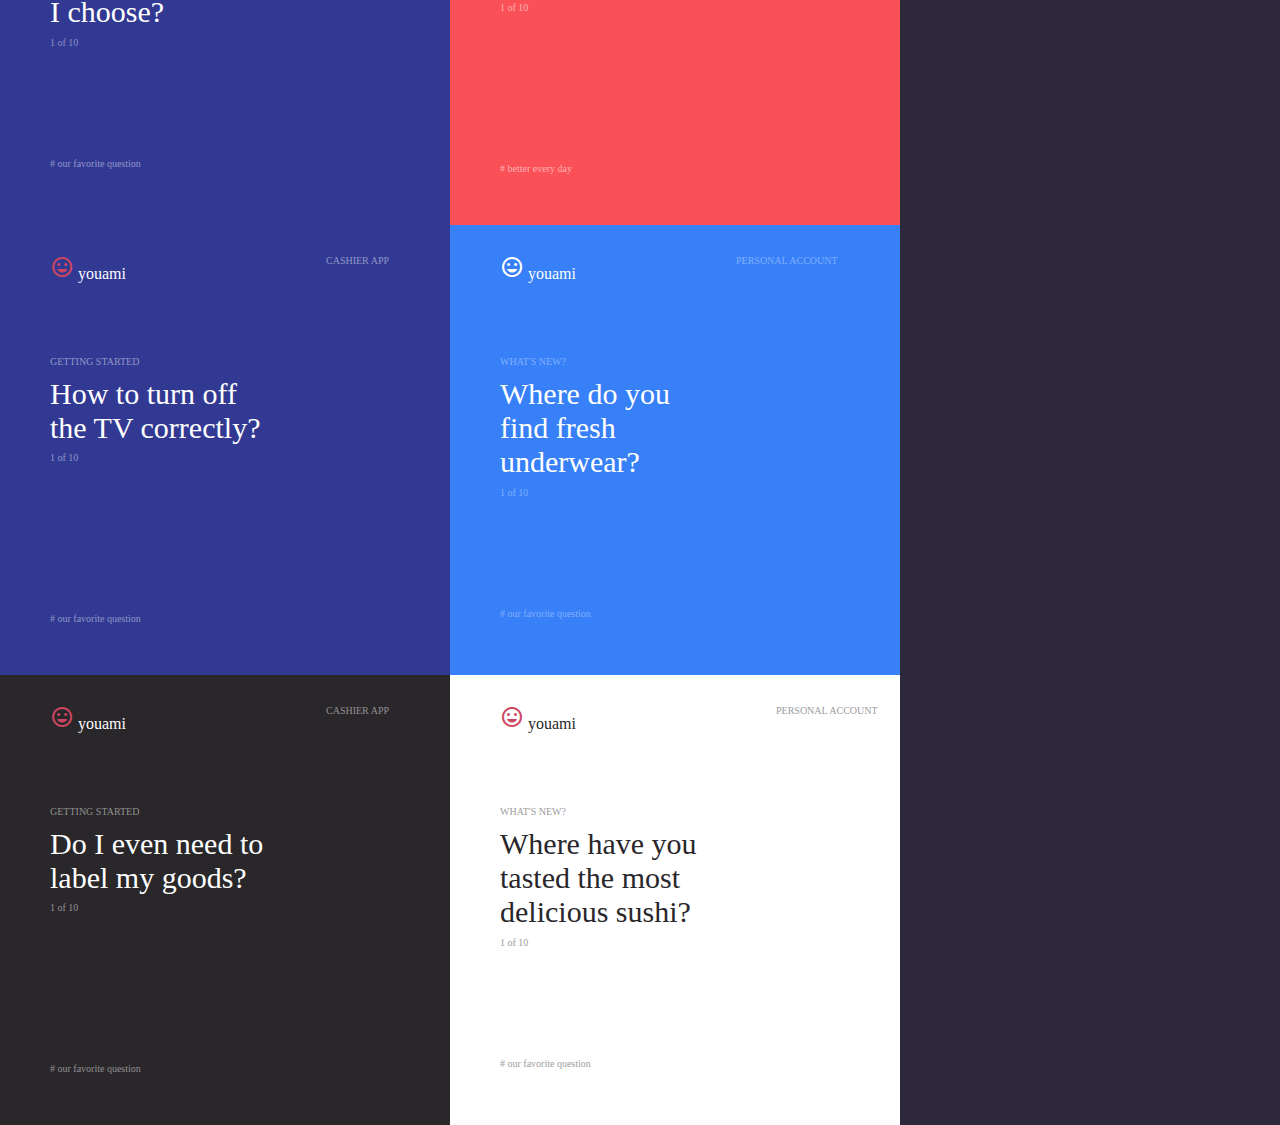
<file: 07.12.2022/index.html>
<!DOCTYPE html>
<html lang="en">
  <head>
    <meta charset="UTF-8" />
    <meta http-equiv="X-UA-Compatible" content="IE=edge" />
    <meta name="viewport" content="width=device-width, initial-scale=1.0" />
    <title>Document</title>
    <link rel="stylesheet" href="style.css" />
    <link
      rel="stylesheet"
      href="https://fonts.googleapis.com/css2?family=Material+Symbols+Outlined:opsz,wght,FILL,GRAD@20,400,0,-25"
    />
  </head>
  <body>
    <div class="wrapper">
      <div class="block1">
        <div class="top">
          <div class="left1">
            <span class="material-symbols-outlined"> mood </span> youami
          </div>
          <div class="right">cashier app</div>
        </div>

        <div class="center1">getting started</div>
        <div class="center">What type of business should I choose?</div>
        <div class="center2">1 of 10</div>
        <div class="left2"># our favorite question</div>
      </div>

      <div class="block2">
        <div class="top red1">
          <div class="left1">
            <span class="material-symbols-outlined red"> mood </span> youami
          </div>
          <div class="right red2">personal account</div>
        </div>

        <div class="center1 red3">what's new?</div>
        <div class="center red4">Pay conveniently with credit card</div>
        <div class="center2 red5">1 of 10</div>
        <div class="left2 red6"># better every day</div>
      </div>

      <div class="block3">
        <div class="top">
          <div class="left1 blue1">
            <span class="material-symbols-outlined"> mood </span> youami
          </div>
          <div class="right blue2">cashier app</div>
        </div>

        <div class="center1 blue3">getting started</div>
        <div class="center blue4">How to turn off the TV correctly?</div>
        <div class="center2 blue5">1 of 10</div>
        <div class="left2 blue6"># our favorite question</div>
      </div>

      <div class="block4">
        <div class="top lightblue1">
          <div class="left1">
            <span class="material-symbols-outlined lightblue"> mood </span>
            youami
          </div>
          <div class="right lightblue2">personal account</div>
        </div>

        <div class="center1 lightblue3">what's new?</div>
        <div class="center lightblue4">Where do you find fresh underwear?</div>
        <div class="center2 lightblue5">1 of 10</div>
        <div class="left2 lightblue6"># our favorite question</div>
      </div>

      <div class="block5">
        <div class="top black1">
          <div class="left1">
            <span class="material-symbols-outlined black"> mood </span> youami
          </div>
          <div class="right black2">cashier app</div>
        </div>

        <div class="center1 black3">getting started</div>
        <div class="center black4">Do I even need to label my goods?</div>
        <div class="center2 black5">1 of 10</div>
        <div class="left2 black6"># our favorite question</div>
      </div>

      <div class="block6">
        <div class="top white1">
          <div class="left1 white7">
            <span class="material-symbols-outlined white"> mood </span> youami
          </div>
          <div class="right white2">personal account</div>
        </div>

        <div class="center1 white3">what's new?</div>
        <div class="center white4">
          Where have you tasted the most delicious sushi?
        </div>
        <div class="center2 white5">1 of 10</div>
        <div class="left2 white6"># our favorite question</div>
      </div>
    </div>
  </body>
</html>
</file>
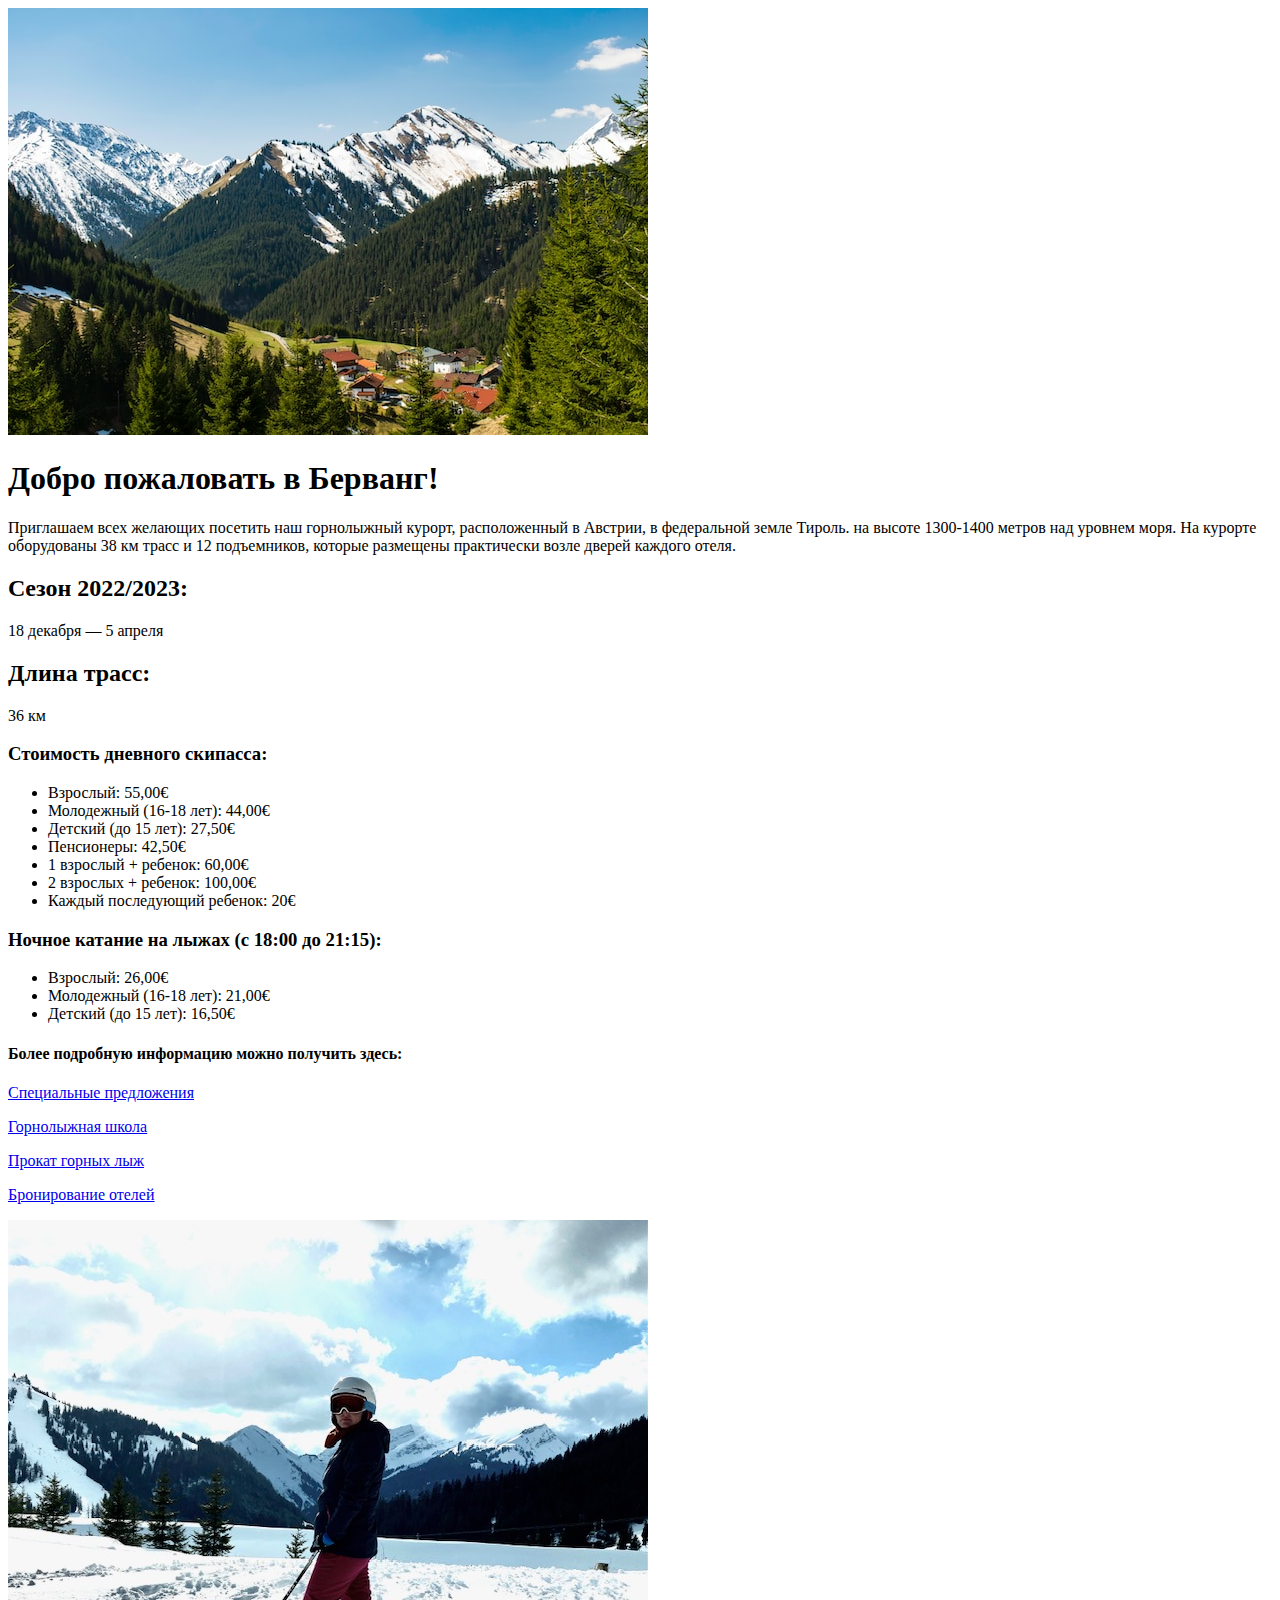
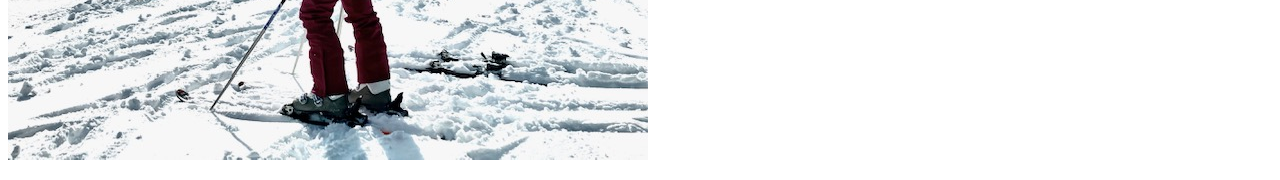
<file: 21.11.2022/index.html>
<!DOCTYPE html>
<html lang="en">
  <head>
    <meta charset="UTF-8" />
    <meta http-equiv="X-UA-Compatible" content="IE=edge" />
    <meta name="viewport" content="width=device-width, initial-scale=1.0" />
    <title>Берванг</title>
  </head>
  <body>
    <img src="Berwang.jpg" alt="" />
    <h1>Добро пожаловать в Берванг!</h1>
    <p>
      Приглашаем всех желающих посетить наш горнолыжный курорт, расположенный в
      Австрии, в федеральной земле Тироль. на высоте 1300-1400 метров над
      уровнем моря. На курорте оборудованы 38 км трасс и 12 подъемников, которые
      размещены практически возле дверей каждого отеля.
    </p>
    <h2>Cезон 2022/2023:</h2>
    <p>18 декабря — 5 апреля</p>
    <h2>Длина трасс:</h2>
    <p>36 км</p>
    <h3>Стоимость дневного скипасса:</h3>
    <ul>
      <li>Взрослый: 55,00€</li>
      <li>Молодежный (16-18 лет): 44,00€</li>
      <li>Детский (до 15 лет): 27,50€</li>
      <li>Пенсионеры: 42,50€</li>
      <li>1 взрослый + ребенок: 60,00€</li>
      <li>2 взрослых + ребенок: 100,00€</li>
      <li>Каждый последующий ребенок: 20€</li>
    </ul>
    <h3>Ночное катание на лыжах (с 18:00 до 21:15):</h3>
    <ul>
      <li>Взрослый: 26,00€</li>
      <li>Молодежный (16-18 лет): 21,00€</li>
      <li>Детский (до 15 лет): 16,50€</li>
    </ul>

    <h4>Более подробную информацию можно получить здесь:</h4>
    <p>
      <a href="https://www.berwang.tirol/tickets-preise"
        >Специальные предложения</a
      >
    </p>
    <p>
      <a href="https://skischule-berwang.at/de/skischule-berwang/"
        >Горнолыжная школа</a
      >
    </p>
    <p>
      <a
        href="https://www.alpinresorts.com/de/skiverleih/oesterreich/tirol/berwang?aw_account=2421678181&aw_campaign=18939176808&aw_adgroup=146115449480&aw_creative=633120153569&aw_dev=c&aw_target=kwd-11124099053&aw_type=search&aw_keyword=skiverleih%20berwang&aw_matchtype=e&aw_pos=&gclid=EAIaIQobChMIq43OxL7E-wIVzRoGAB22YwBTEAAYASAAEgIsZPD_BwE"
        >Прокат горных лыж</a
      >
    </p>
    <p>
      <a
        href="https://www.booking.com/?aid=376364&label=de-T6T_MUw_5Wz7DYIZ5iziGgS410502041971:pl:ta:p1:p2:ac:ap:neg:fi:tikwd-65526620:lp1004608:li:dec:dm:ppccp=UmFuZG9tSVYkc2RlIyh9YYnX0UuDUyu9DO6pj_qLMMQ;ws=&gclid=EAIaIQobChMI2O-Nv7zE-wIVFZ7VCh0Y0QNkEAAYASAAEgLyF_D_BwE"
      >
        Бронирование отелей</a
      >
    </p>
    <p>
      <img src="Berwang2.jpg" alt="" />
    </p>
  </body>
</html>
</file>
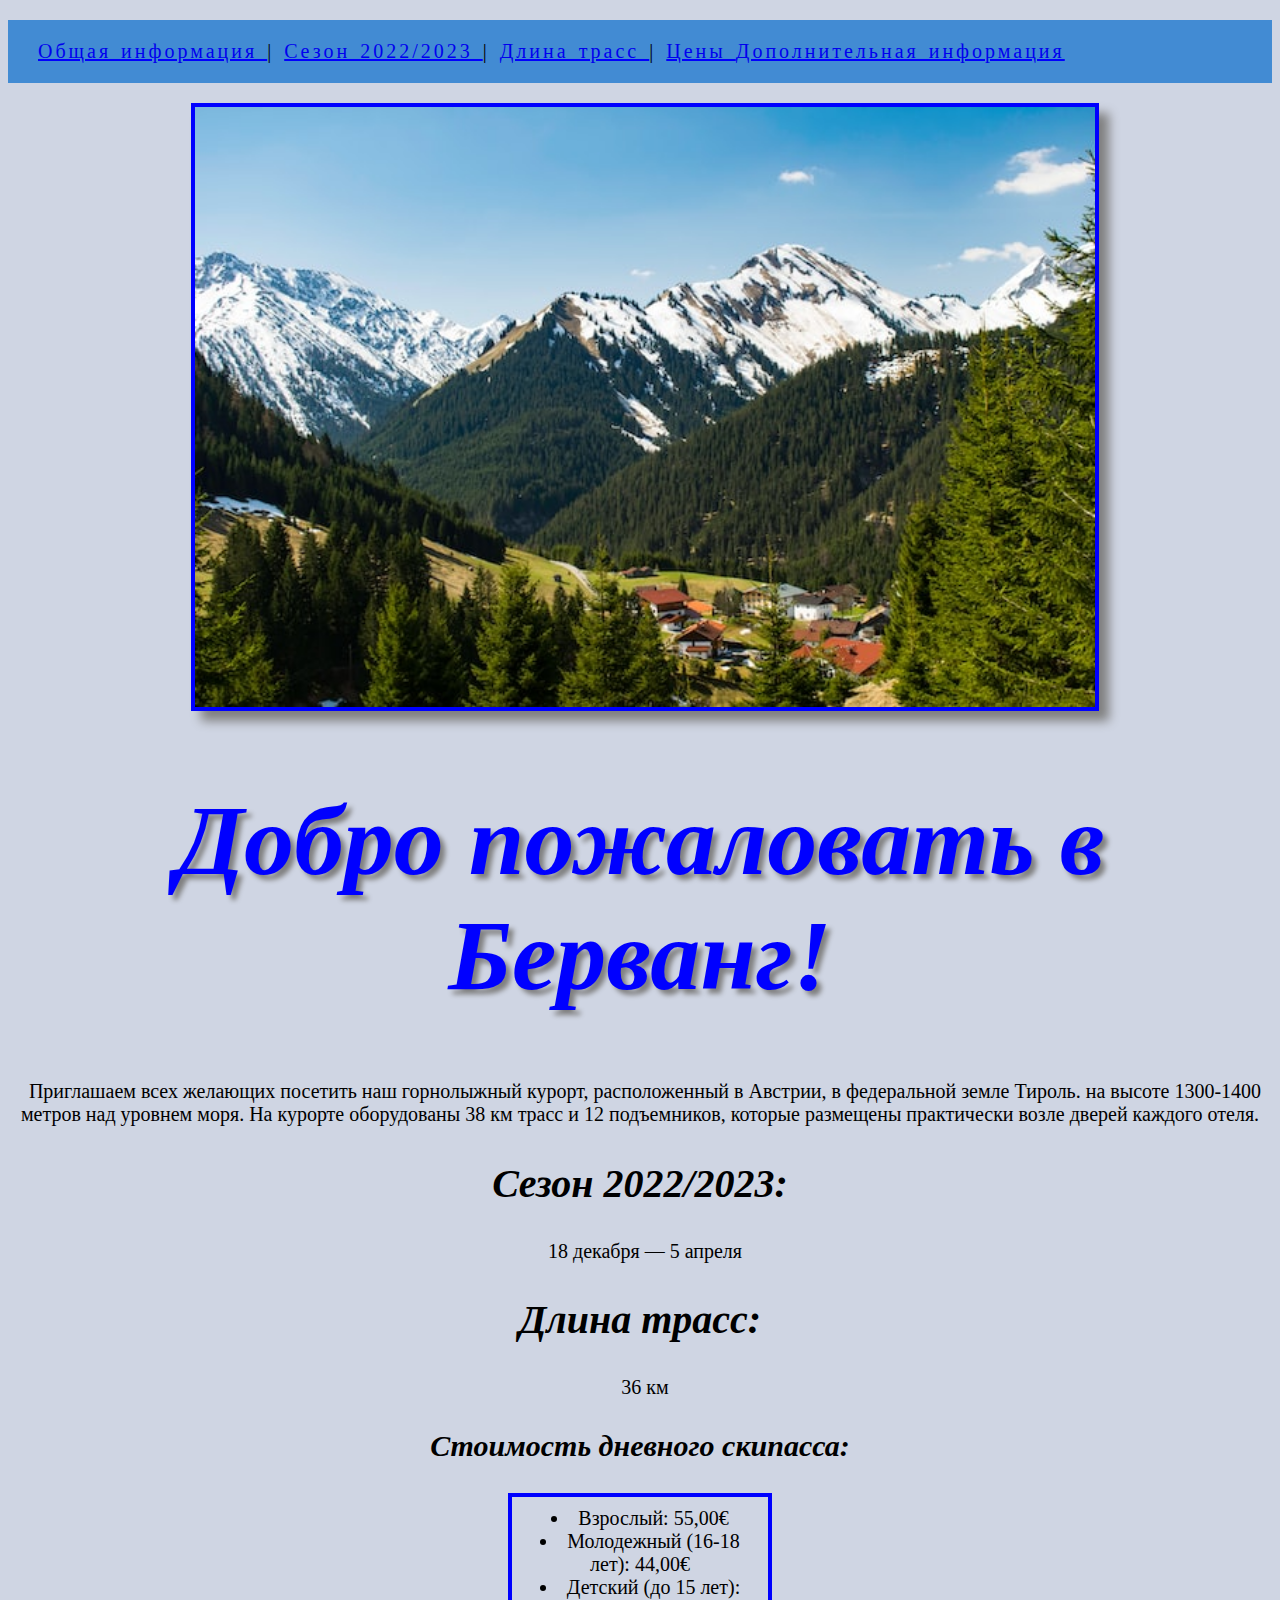
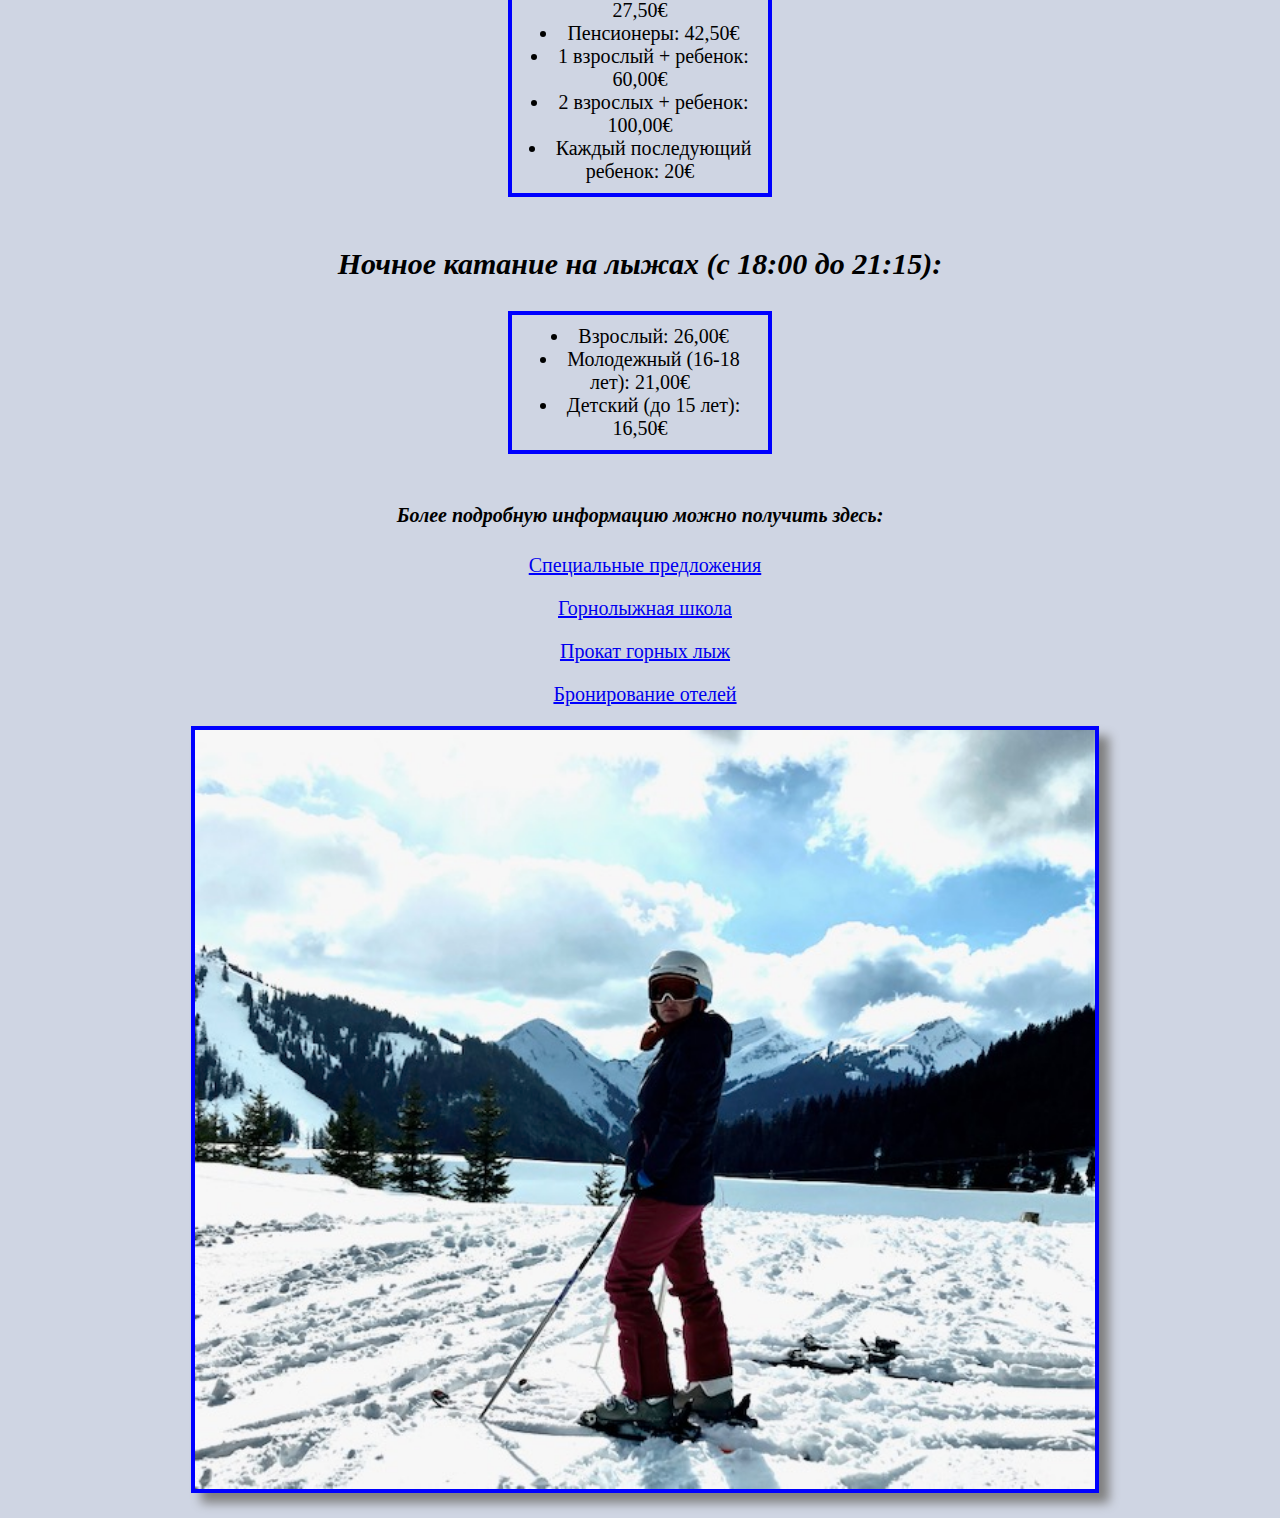
<file: 23.11.2022/index.html>
<!DOCTYPE html>
<html lang="en">
  <head>
    <meta charset="UTF-8" />
    <meta http-equiv="X-UA-Compatible" content="IE=edge" />
    <meta name="viewport" content="width=device-width, initial-scale=1.0" />
    <title>Берванг</title>
    <link rel="stylesheet" href="style.css" />
  </head>
  <body>
    <p class="menu">
      <a href="#Берванг"> Общая информация </a>|

      <a href="#2022/2023"> Cезон 2022/2023 </a>|

      <a href="#трасса"> Длина трасс </a>|

      <a href="#Цены"> Цены </a>

      <a href="#информация"> Дополнительная информация </a>
    </p>

    <p>
      <img src="Berwang.jpg" alt="" />
    </p>
    <h1 id="Берванг">Добро пожаловать в Берванг!</h1>
    <p>
      Приглашаем всех желающих посетить наш горнолыжный курорт, расположенный в
      Австрии, в федеральной земле Тироль. на высоте 1300-1400 метров над
      уровнем моря. На курорте оборудованы 38 км трасс и 12 подъемников, которые
      размещены практически возле дверей каждого отеля.
    </p>
    <h2 id="2022/2023">Cезон 2022/2023:</h2>
    <p>18 декабря — 5 апреля</p>
    <h2 id="трасса">Длина трасс:</h2>
    <p>36 км</p>
    <h3 id="Цены">Стоимость дневного скипасса:</h3>
    <ul>
      <li>Взрослый: 55,00€</li>
      <li>Молодежный (16-18 лет): 44,00€</li>
      <li>Детский (до 15 лет): 27,50€</li>
      <li>Пенсионеры: 42,50€</li>
      <li>1 взрослый + ребенок: 60,00€</li>
      <li>2 взрослых + ребенок: 100,00€</li>
      <li>Каждый последующий ребенок: 20€</li>
    </ul>
    <h3>Ночное катание на лыжах (с 18:00 до 21:15):</h3>
    <ul>
      <li>Взрослый: 26,00€</li>
      <li>Молодежный (16-18 лет): 21,00€</li>
      <li>Детский (до 15 лет): 16,50€</li>
    </ul>

    <h4 id="информация">Более подробную информацию можно получить здесь:</h4>
    <p>
      <a href="https://www.berwang.tirol/tickets-preise" target="_blank"
        >Специальные предложения</a
      >
    </p>
    <p>
      <a
        href="https://skischule-berwang.at/de/skischule-berwang/"
        ;
        target="_blank"
        >Горнолыжная школа</a
      >
    </p>
    <p>
      <a
        href="https://www.alpinresorts.com/de/skiverleih/oesterreich/tirol/berwang?aw_account=2421678181&aw_campaign=18939176808&aw_adgroup=146115449480&aw_creative=633120153569&aw_dev=c&aw_target=kwd-11124099053&aw_type=search&aw_keyword=skiverleih%20berwang&aw_matchtype=e&aw_pos=&gclid=EAIaIQobChMIq43OxL7E-wIVzRoGAB22YwBTEAAYASAAEgIsZPD_BwE"
        target="_blank"
        >Прокат горных лыж</a
      >
    </p>
    <p>
      <a
        href="https://www.booking.com/?aid=376364&label=de-T6T_MUw_5Wz7DYIZ5iziGgS410502041971:pl:ta:p1:p2:ac:ap:neg:fi:tikwd-65526620:lp1004608:li:dec:dm:ppccp=UmFuZG9tSVYkc2RlIyh9YYnX0UuDUyu9DO6pj_qLMMQ;ws=&gclid=EAIaIQobChMI2O-Nv7zE-wIVFZ7VCh0Y0QNkEAAYASAAEgLyF_D_BwE"
        ;
        target="_blank"
      >
        Бронирование отелей</a
      >
    </p>
    <p>
      <img src="Berwang2.jpg" alt="" />
    </p>
  </body>
</html>
</file>
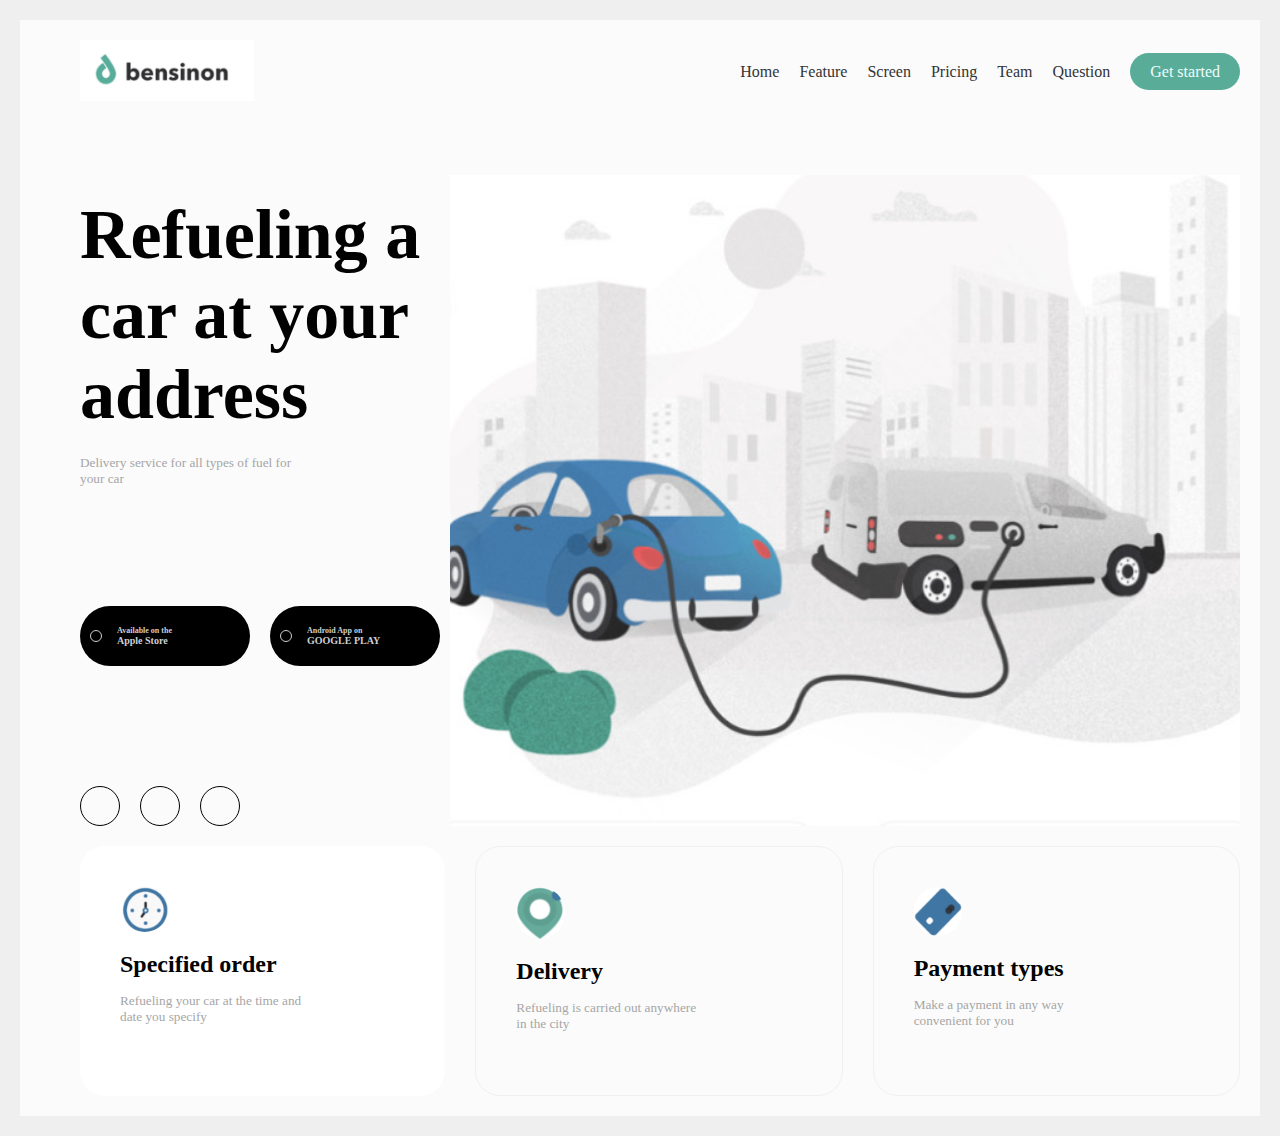
<file: 14.12.2022/bensinon.html>
<!DOCTYPE html>
<html lang="en">
  <head>
    <meta charset="UTF-8" />
    <meta http-equiv="X-UA-Compatible" content="IE=edge" />
    <meta name="viewport" content="width=device-width, initial-scale=1.0" />
    <title>Bensinon</title>
    <link rel="stylesheet" href="style.css" />
    <link
      rel="stylesheet"
      href="https://maxst.icons8.com/vue-static/landings/line-awesome/line-awesome/1.3.0/css/line-awesome.min.css"
    />
  </head>
  <body>
    <div class="wrapper">
      <header class="header">
        <figure class="logo">
          <img class="logo-image" src="bensinon.jpg" alt="" />
        </figure>
        <menu class="menu">
          <li class="menu-item">
            <a class="menu-link" href="">Home</a>
          </li>
          <li class="menu-item">
            <a class="menu-link" href="">Feature</a>
          </li>
          <li class="menu-item">
            <a class="menu-link" href="">Screen</a>
          </li>
          <li class="menu-item">
            <a class="menu-link" href="">Pricing</a>
          </li>
          <li class="menu-item">
            <a class="menu-link" href="">Team</a>
          </li>
          <li class="menu-item">
            <a class="menu-link" href="">Question</a>
          </li>

          <li class="menu-item">
            <a class="menu-link menu-link-important" href="">Get started</a>
          </li>
        </menu>
      </header>

      <main class="main">
        <div class="main-left">
          <div class="main-left__text">
            <h1>Refueling a car at your address</h1>
            <h5 class="main-left__text-small">
              Delivery service for all types of fuel for your car
            </h5>
          </div>

          <div class="row">
            <a href="" class="app-button">
              <span class="app-button__icon">
                <i class="lab la-apple"></i>
              </span>
              <div class="app-button__desc">
                <h6 class="app-button__subtitle">Available on the</h6>
                <h3 class="app-button__title">Apple Store</h3>
              </div>
            </a>

            <a href="" class="app-button">
              <span class="app-button__icon">
                <i class="lab la-google-play"></i>
              </span>
              <div class="app-button__desc">
                <h6 class="app-button__subtitle">Android App on</h6>
                <h3 class="app-button__title">GOOGLE PLAY</h3>
              </div>
            </a>
          </div>

          <div class="row">
            <a href="" class="social-button"
              ><i class="lab la-instagram"></i
            ></a>
            <a href="" class="social-button"
              ><i class="lab la-facebook-f"></i
            ></a>
            <a href="" class="social-button"><i class="lab la-twitter"></i></a>
          </div>
        </div>

        <div class="main-right">
          <figure class="image">
            <img class="main-right__image" src="main-right.jpg" alt="" />
          </figure>
        </div>
      </main>

      <div class="desc">
        <div class="desc-left">
          <figure class="desc-left__image">
            <img class="image-desc" src="desc-left.jpg" alt="" />
          </figure>
          <h2>Specified order</h2>
          <h5 class="desc-left__text">
            Refueling your car at the time and date you specify
          </h5>
        </div>
        <div class="desc-center">
          <figure class="desc-left__image">
            <img class="image-desc" src="desc-center.jpg" alt="" />
          </figure>
          <h2>Delivery</h2>
          <h5 class="desc-left__text">
            Refueling is carried out anywhere in the city
          </h5>
        </div>
        <div class="desc-right">
          <figure class="desc-left__image">
            <img class="image-desc" src="desc-right.jpg" alt="" />
          </figure>
          <h2>Payment types</h2>
          <h5 class="desc-left__text">
            Make a payment in any way convenient for you
          </h5>
        </div>
      </div>
    </div>
  </body>
</html>
</file>
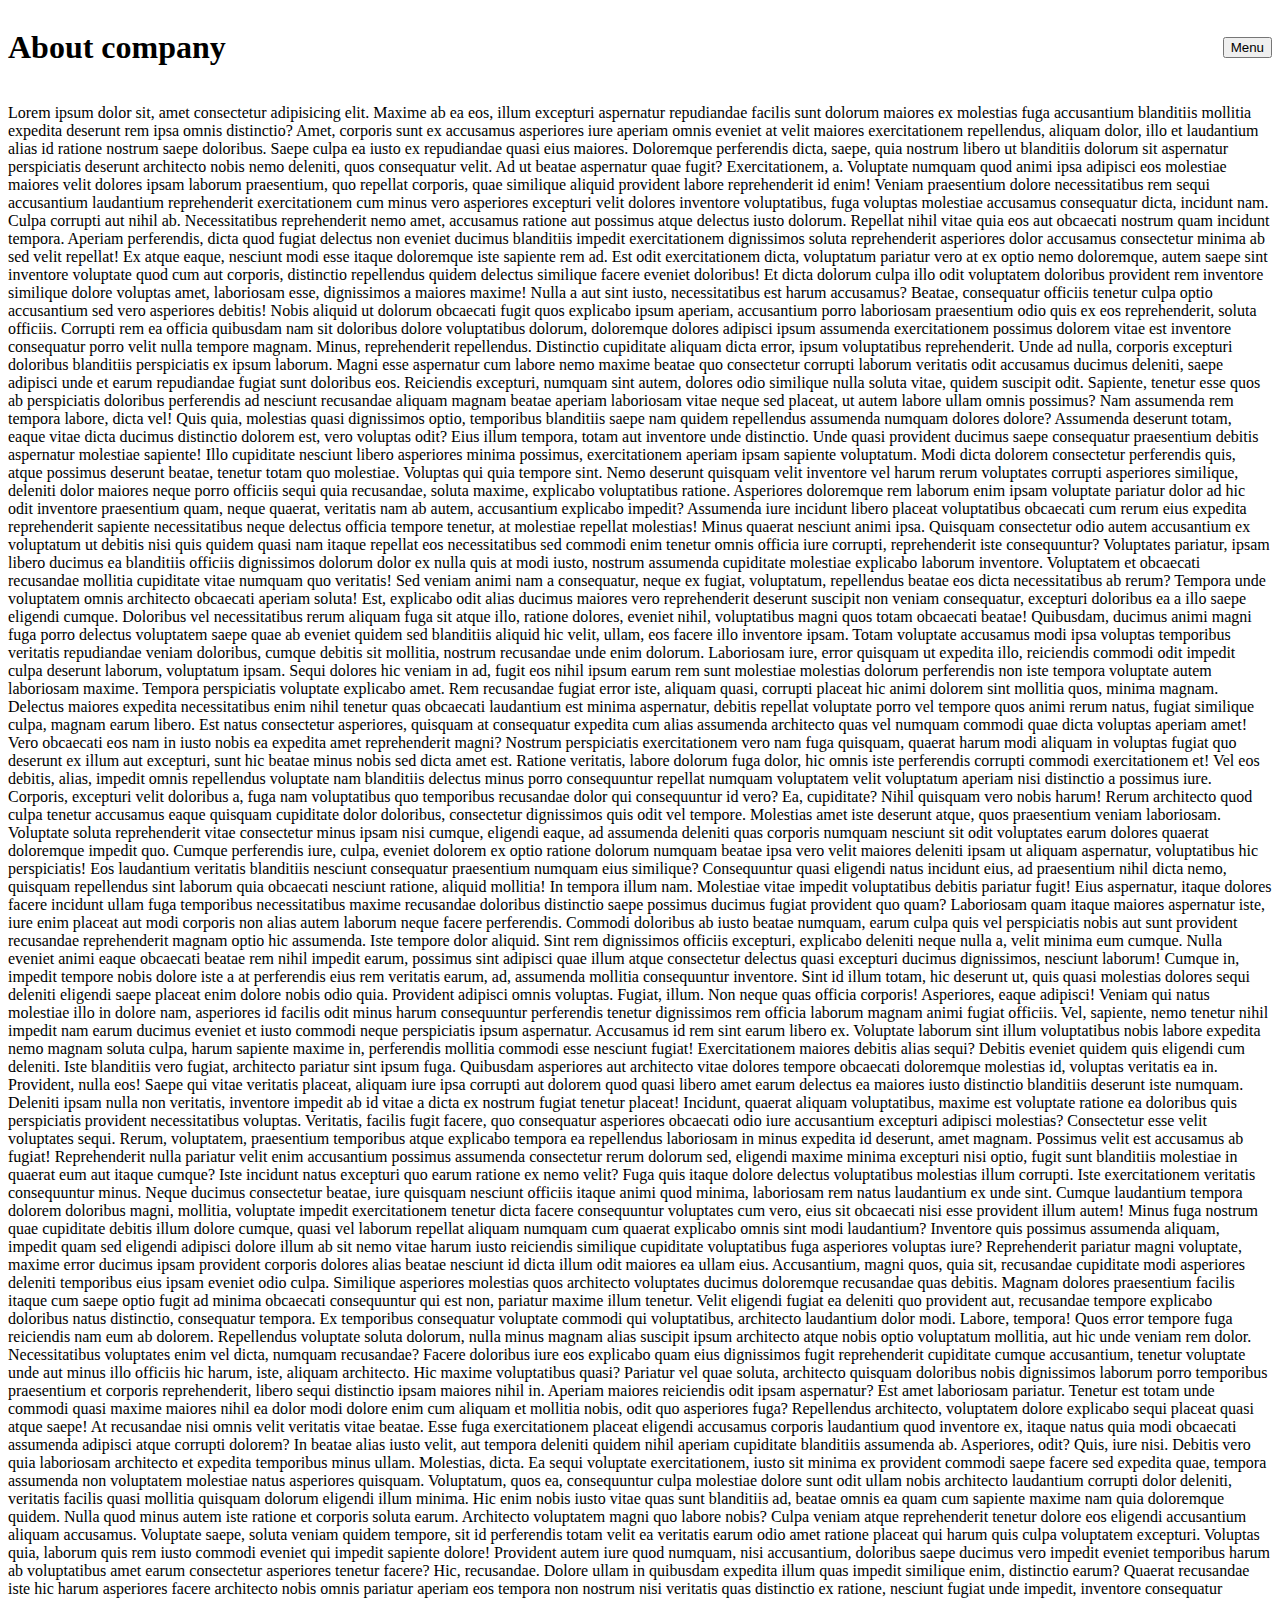
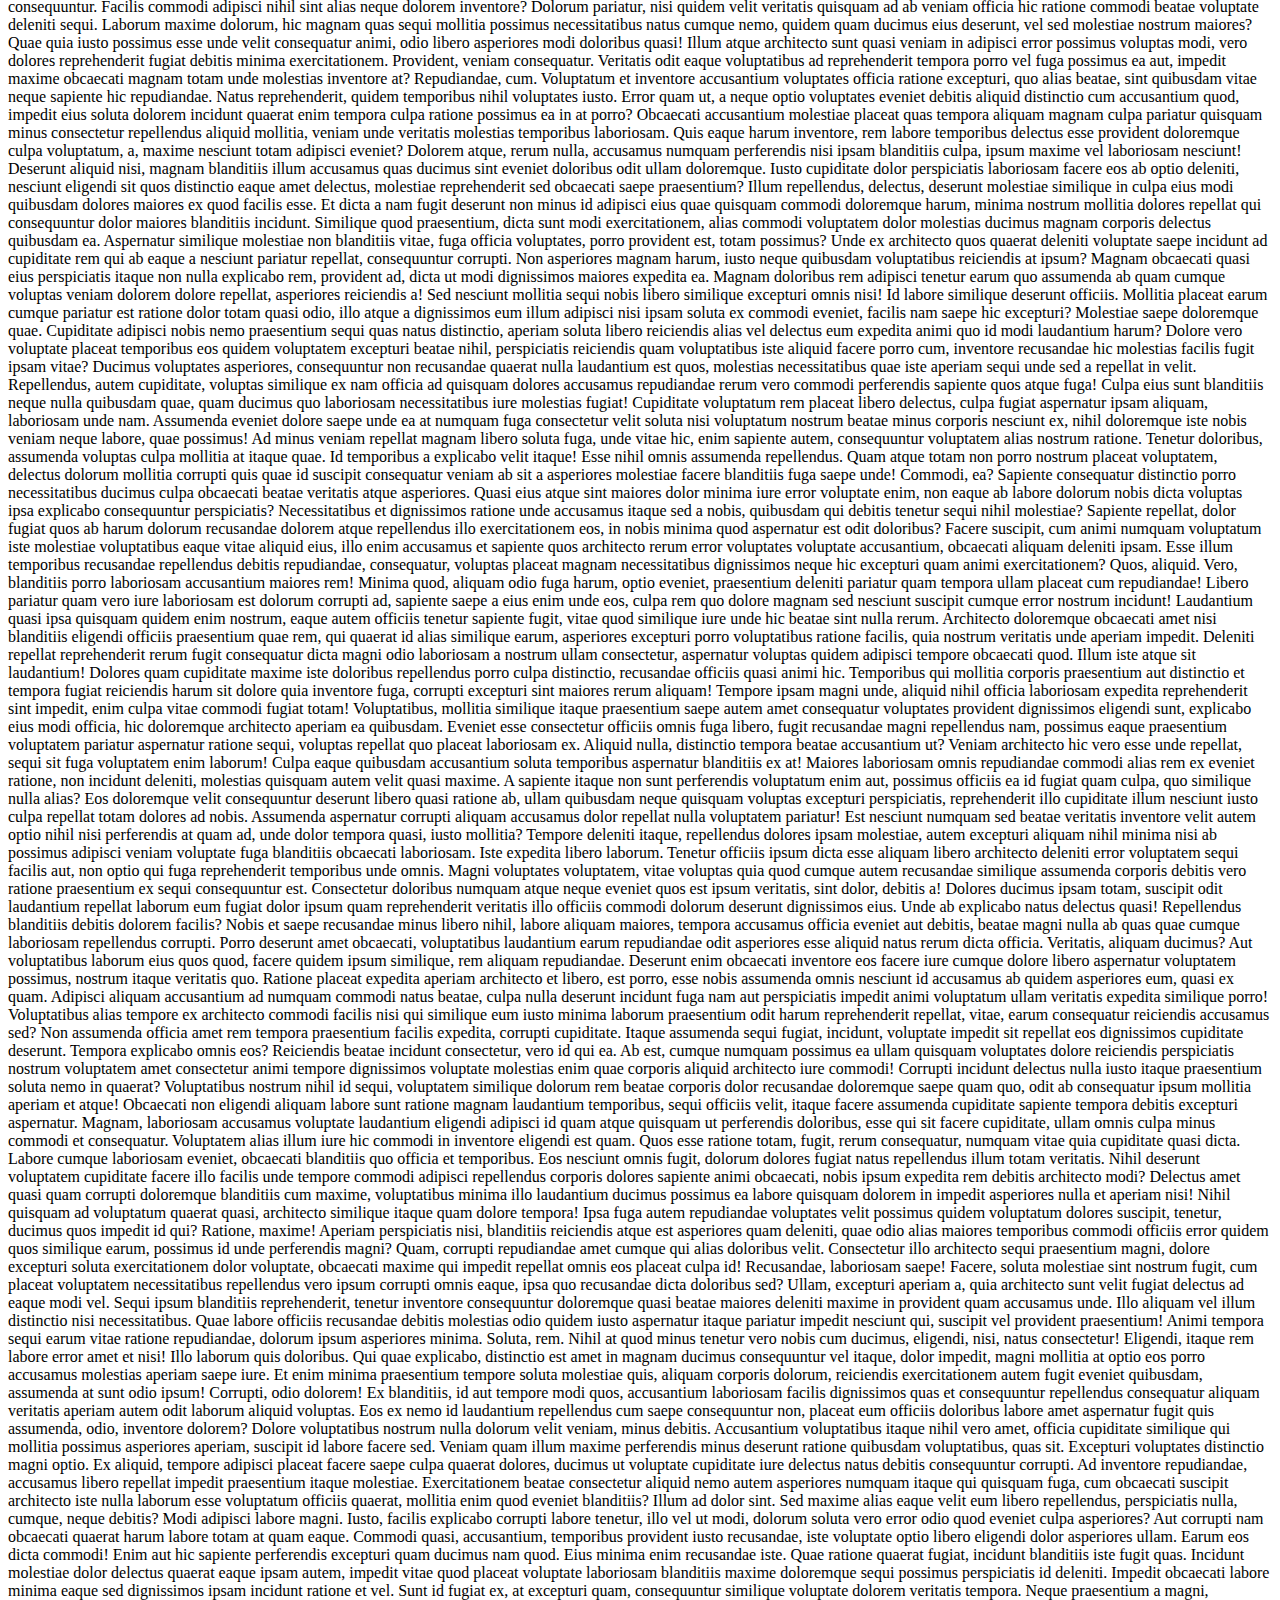
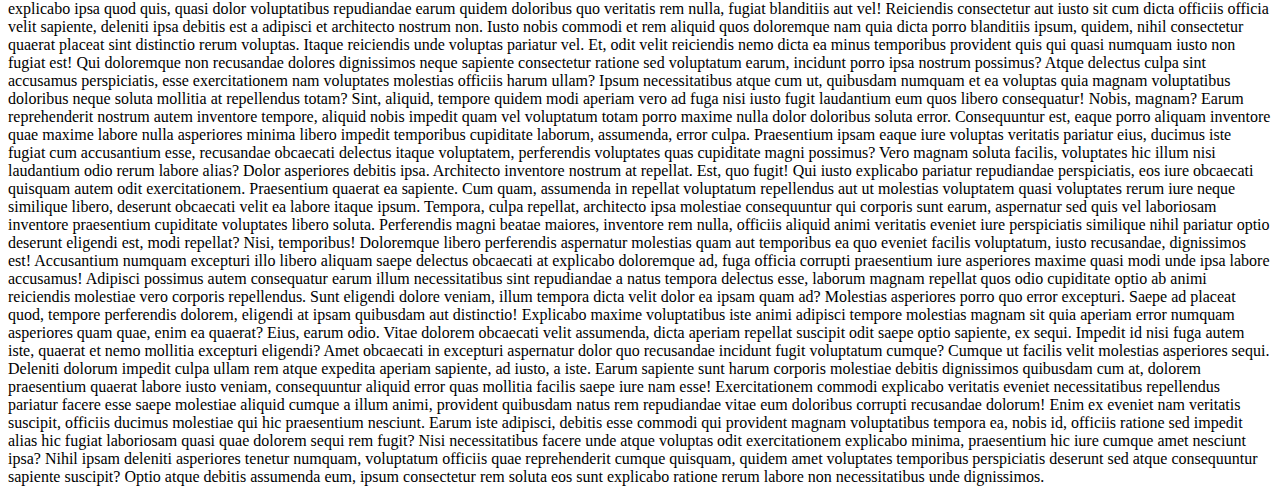
<file: LessonNine/menu_page.html>
<!DOCTYPE html>
<html lang="en">
<head>
    <meta charset="UTF-8">
    <meta http-equiv="X-UA-Compatible" content="IE=edge">
    <meta name="viewport" content="width=device-width, initial-scale=1.0">
    <title>About company</title>

    <style>
        header {
            display: flex;
            justify-content: space-between;
            align-items: center;
        }
        .sidebar {
            position: fixed;
            left: 0;
            top: 0;
            height: 100%;
            width: 200px;
            background: gold;
            transform: translateX(-200px);
            transition: .5s;
            
        }
        .sidebar--open {
            transform: translateX(0);
           
        }


    </style>


<script>
    function togglemenu() {
        const sidebar = document.querySelector('.sidebar');
        sidebar.classList.toggle('sidebar--open')
    }

        
</script>
</head>
<body>

    <aside class="sidebar">

    </aside>


    <header>

    <h1>
        About company
    </h1>

    <button onclick="togglemenu()">
        Menu
    </button>

</header>

    <p>
        Lorem ipsum dolor sit, amet consectetur adipisicing elit. Maxime ab ea eos, illum excepturi aspernatur repudiandae facilis sunt dolorum maiores ex molestias fuga accusantium blanditiis mollitia expedita deserunt rem ipsa omnis distinctio? Amet, corporis sunt ex accusamus asperiores iure aperiam omnis eveniet at velit maiores exercitationem repellendus, aliquam dolor, illo et laudantium alias id ratione nostrum saepe doloribus. Saepe culpa ea iusto ex repudiandae quasi eius maiores. Doloremque perferendis dicta, saepe, quia nostrum libero ut blanditiis dolorum sit aspernatur perspiciatis deserunt architecto nobis nemo deleniti, quos consequatur velit. Ad ut beatae aspernatur quae fugit? Exercitationem, a. Voluptate numquam quod animi ipsa adipisci eos molestiae maiores velit dolores ipsam laborum praesentium, quo repellat corporis, quae similique aliquid provident labore reprehenderit id enim! Veniam praesentium dolore necessitatibus rem sequi accusantium laudantium reprehenderit exercitationem cum minus vero asperiores excepturi velit dolores inventore voluptatibus, fuga voluptas molestiae accusamus consequatur dicta, incidunt nam. Culpa corrupti aut nihil ab. Necessitatibus reprehenderit nemo amet, accusamus ratione aut possimus atque delectus iusto dolorum. Repellat nihil vitae quia eos aut obcaecati nostrum quam incidunt tempora. Aperiam perferendis, dicta quod fugiat delectus non eveniet ducimus blanditiis impedit exercitationem dignissimos soluta reprehenderit asperiores dolor accusamus consectetur minima ab sed velit repellat! Ex atque eaque, nesciunt modi esse itaque doloremque iste sapiente rem ad. Est odit exercitationem dicta, voluptatum pariatur vero at ex optio nemo doloremque, autem saepe sint inventore voluptate quod cum aut corporis, distinctio repellendus quidem delectus similique facere eveniet doloribus! Et dicta dolorum culpa illo odit voluptatem doloribus provident rem inventore similique dolore voluptas amet, laboriosam esse, dignissimos a maiores maxime! Nulla a aut sint iusto, necessitatibus est harum accusamus? Beatae, consequatur officiis tenetur culpa optio accusantium sed vero asperiores debitis! Nobis aliquid ut dolorum obcaecati fugit quos explicabo ipsum aperiam, accusantium porro laboriosam praesentium odio quis ex eos reprehenderit, soluta officiis. Corrupti rem ea officia quibusdam nam sit doloribus dolore voluptatibus dolorum, doloremque dolores adipisci ipsum assumenda exercitationem possimus dolorem vitae est inventore consequatur porro velit nulla tempore magnam. Minus, reprehenderit repellendus. Distinctio cupiditate aliquam dicta error, ipsum voluptatibus reprehenderit. Unde ad nulla, corporis excepturi doloribus blanditiis perspiciatis ex ipsum laborum. Magni esse aspernatur cum labore nemo maxime beatae quo consectetur corrupti laborum veritatis odit accusamus ducimus deleniti, saepe adipisci unde et earum repudiandae fugiat sunt doloribus eos. Reiciendis excepturi, numquam sint autem, dolores odio similique nulla soluta vitae, quidem suscipit odit. Sapiente, tenetur esse quos ab perspiciatis doloribus perferendis ad nesciunt recusandae aliquam magnam beatae aperiam laboriosam vitae neque sed placeat, ut autem labore ullam omnis possimus? Nam assumenda rem tempora labore, dicta vel! Quis quia, molestias quasi dignissimos optio, temporibus blanditiis saepe nam quidem repellendus assumenda numquam dolores dolore? Assumenda deserunt totam, eaque vitae dicta ducimus distinctio dolorem est, vero voluptas odit? Eius illum tempora, totam aut inventore unde distinctio. Unde quasi provident ducimus saepe consequatur praesentium debitis aspernatur molestiae sapiente! Illo cupiditate nesciunt libero asperiores minima possimus, exercitationem aperiam ipsam sapiente voluptatum. Modi dicta dolorem consectetur perferendis quis, atque possimus deserunt beatae, tenetur totam quo molestiae. Voluptas qui quia tempore sint. Nemo deserunt quisquam velit inventore vel harum rerum voluptates corrupti asperiores similique, deleniti dolor maiores neque porro officiis sequi quia recusandae, soluta maxime, explicabo voluptatibus ratione. Asperiores doloremque rem laborum enim ipsam voluptate pariatur dolor ad hic odit inventore praesentium quam, neque quaerat, veritatis nam ab autem, accusantium explicabo impedit? Assumenda iure incidunt libero placeat voluptatibus obcaecati cum rerum eius expedita reprehenderit sapiente necessitatibus neque delectus officia tempore tenetur, at molestiae repellat molestias! Minus quaerat nesciunt animi ipsa. Quisquam consectetur odio autem accusantium ex voluptatum ut debitis nisi quis quidem quasi nam itaque repellat eos necessitatibus sed commodi enim tenetur omnis officia iure corrupti, reprehenderit iste consequuntur? Voluptates pariatur, ipsam libero ducimus ea blanditiis officiis dignissimos dolorum dolor ex nulla quis at modi iusto, nostrum assumenda cupiditate molestiae explicabo laborum inventore. Voluptatem et obcaecati recusandae mollitia cupiditate vitae numquam quo veritatis! Sed veniam animi nam a consequatur, neque ex fugiat, voluptatum, repellendus beatae eos dicta necessitatibus ab rerum? Tempora unde voluptatem omnis architecto obcaecati aperiam soluta! Est, explicabo odit alias ducimus maiores vero reprehenderit deserunt suscipit non veniam consequatur, excepturi doloribus ea a illo saepe eligendi cumque. Doloribus vel necessitatibus rerum aliquam fuga sit atque illo, ratione dolores, eveniet nihil, voluptatibus magni quos totam obcaecati beatae! Quibusdam, ducimus animi magni fuga porro delectus voluptatem saepe quae ab eveniet quidem sed blanditiis aliquid hic velit, ullam, eos facere illo inventore ipsam. Totam voluptate accusamus modi ipsa voluptas temporibus veritatis repudiandae veniam doloribus, cumque debitis sit mollitia, nostrum recusandae unde enim dolorum. Laboriosam iure, error quisquam ut expedita illo, reiciendis commodi odit impedit culpa deserunt laborum, voluptatum ipsam. Sequi dolores hic veniam in ad, fugit eos nihil ipsum earum rem sunt molestiae molestias dolorum perferendis non iste tempora voluptate autem laboriosam maxime. Tempora perspiciatis voluptate explicabo amet. Rem recusandae fugiat error iste, aliquam quasi, corrupti placeat hic animi dolorem sint mollitia quos, minima magnam. Delectus maiores expedita necessitatibus enim nihil tenetur quas obcaecati laudantium est minima aspernatur, debitis repellat voluptate porro vel tempore quos animi rerum natus, fugiat similique culpa, magnam earum libero. Est natus consectetur asperiores, quisquam at consequatur expedita cum alias assumenda architecto quas vel numquam commodi quae dicta voluptas aperiam amet! Vero obcaecati eos nam in iusto nobis ea expedita amet reprehenderit magni? Nostrum perspiciatis exercitationem vero nam fuga quisquam, quaerat harum modi aliquam in voluptas fugiat quo deserunt ex illum aut excepturi, sunt hic beatae minus nobis sed dicta amet est. Ratione veritatis, labore dolorum fuga dolor, hic omnis iste perferendis corrupti commodi exercitationem et! Vel eos debitis, alias, impedit omnis repellendus voluptate nam blanditiis delectus minus porro consequuntur repellat numquam voluptatem velit voluptatum aperiam nisi distinctio a possimus iure. Corporis, excepturi velit doloribus a, fuga nam voluptatibus quo temporibus recusandae dolor qui consequuntur id vero? Ea, cupiditate? Nihil quisquam vero nobis harum! Rerum architecto quod culpa tenetur accusamus eaque quisquam cupiditate dolor doloribus, consectetur dignissimos quis odit vel tempore. Molestias amet iste deserunt atque, quos praesentium veniam laboriosam. Voluptate soluta reprehenderit vitae consectetur minus ipsam nisi cumque, eligendi eaque, ad assumenda deleniti quas corporis numquam nesciunt sit odit voluptates earum dolores quaerat doloremque impedit quo. Cumque perferendis iure, culpa, eveniet dolorem ex optio ratione dolorum numquam beatae ipsa vero velit maiores deleniti ipsam ut aliquam aspernatur, voluptatibus hic perspiciatis! Eos laudantium veritatis blanditiis nesciunt consequatur praesentium numquam eius similique? Consequuntur quasi eligendi natus incidunt eius, ad praesentium nihil dicta nemo, quisquam repellendus sint laborum quia obcaecati nesciunt ratione, aliquid mollitia! In tempora illum nam. Molestiae vitae impedit voluptatibus debitis pariatur fugit! Eius aspernatur, itaque dolores facere incidunt ullam fuga temporibus necessitatibus maxime recusandae doloribus distinctio saepe possimus ducimus fugiat provident quo quam? Laboriosam quam itaque maiores aspernatur iste, iure enim placeat aut modi corporis non alias autem laborum neque facere perferendis. Commodi doloribus ab iusto beatae numquam, earum culpa quis vel perspiciatis nobis aut sunt provident recusandae reprehenderit magnam optio hic assumenda. Iste tempore dolor aliquid. Sint rem dignissimos officiis excepturi, explicabo deleniti neque nulla a, velit minima eum cumque. Nulla eveniet animi eaque obcaecati beatae rem nihil impedit earum, possimus sint adipisci quae illum atque consectetur delectus quasi excepturi ducimus dignissimos, nesciunt laborum! Cumque in, impedit tempore nobis dolore iste a at perferendis eius rem veritatis earum, ad, assumenda mollitia consequuntur inventore. Sint id illum totam, hic deserunt ut, quis quasi molestias dolores sequi deleniti eligendi saepe placeat enim dolore nobis odio quia. Provident adipisci omnis voluptas. Fugiat, illum. Non neque quas officia corporis! Asperiores, eaque adipisci! Veniam qui natus molestiae illo in dolore nam, asperiores id facilis odit minus harum consequuntur perferendis tenetur dignissimos rem officia laborum magnam animi fugiat officiis. Vel, sapiente, nemo tenetur nihil impedit nam earum ducimus eveniet et iusto commodi neque perspiciatis ipsum aspernatur. Accusamus id rem sint earum libero ex. Voluptate laborum sint illum voluptatibus nobis labore expedita nemo magnam soluta culpa, harum sapiente maxime in, perferendis mollitia commodi esse nesciunt fugiat! Exercitationem maiores debitis alias sequi? Debitis eveniet quidem quis eligendi cum deleniti. Iste blanditiis vero fugiat, architecto pariatur sint ipsum fuga. Quibusdam asperiores aut architecto vitae dolores tempore obcaecati doloremque molestias id, voluptas veritatis ea in. Provident, nulla eos! Saepe qui vitae veritatis placeat, aliquam iure ipsa corrupti aut dolorem quod quasi libero amet earum delectus ea maiores iusto distinctio blanditiis deserunt iste numquam. Deleniti ipsam nulla non veritatis, inventore impedit ab id vitae a dicta ex nostrum fugiat tenetur placeat! Incidunt, quaerat aliquam voluptatibus, maxime est voluptate ratione ea doloribus quis perspiciatis provident necessitatibus voluptas. Veritatis, facilis fugit facere, quo consequatur asperiores obcaecati odio iure accusantium excepturi adipisci molestias? Consectetur esse velit voluptates sequi. Rerum, voluptatem, praesentium temporibus atque explicabo tempora ea repellendus laboriosam in minus expedita id deserunt, amet magnam. Possimus velit est accusamus ab fugiat! Reprehenderit nulla pariatur velit enim accusantium possimus assumenda consectetur rerum dolorum sed, eligendi maxime minima excepturi nisi optio, fugit sunt blanditiis molestiae in quaerat eum aut itaque cumque? Iste incidunt natus excepturi quo earum ratione ex nemo velit? Fuga quis itaque dolore delectus voluptatibus molestias illum corrupti. Iste exercitationem veritatis consequuntur minus. Neque ducimus consectetur beatae, iure quisquam nesciunt officiis itaque animi quod minima, laboriosam rem natus laudantium ex unde sint. Cumque laudantium tempora dolorem doloribus magni, mollitia, voluptate impedit exercitationem tenetur dicta facere consequuntur voluptates cum vero, eius sit obcaecati nisi esse provident illum autem! Minus fuga nostrum quae cupiditate debitis illum dolore cumque, quasi vel laborum repellat aliquam numquam cum quaerat explicabo omnis sint modi laudantium? Inventore quis possimus assumenda aliquam, impedit quam sed eligendi adipisci dolore illum ab sit nemo vitae harum iusto reiciendis similique cupiditate voluptatibus fuga asperiores voluptas iure? Reprehenderit pariatur magni voluptate, maxime error ducimus ipsam provident corporis dolores alias beatae nesciunt id dicta illum odit maiores ea ullam eius. Accusantium, magni quos, quia sit, recusandae cupiditate modi asperiores deleniti temporibus eius ipsam eveniet odio culpa. Similique asperiores molestias quos architecto voluptates ducimus doloremque recusandae quas debitis. Magnam dolores praesentium facilis itaque cum saepe optio fugit ad minima obcaecati consequuntur qui est non, pariatur maxime illum tenetur. Velit eligendi fugiat ea deleniti quo provident aut, recusandae tempore explicabo doloribus natus distinctio, consequatur tempora. Ex temporibus consequatur voluptate commodi qui voluptatibus, architecto laudantium dolor modi. Labore, tempora! Quos error tempore fuga reiciendis nam eum ab dolorem. Repellendus voluptate soluta dolorum, nulla minus magnam alias suscipit ipsum architecto atque nobis optio voluptatum mollitia, aut hic unde veniam rem dolor. Necessitatibus voluptates enim vel dicta, numquam recusandae? Facere doloribus iure eos explicabo quam eius dignissimos fugit reprehenderit cupiditate cumque accusantium, tenetur voluptate unde aut minus illo officiis hic harum, iste, aliquam architecto. Hic maxime voluptatibus quasi? Pariatur vel quae soluta, architecto quisquam doloribus nobis dignissimos laborum porro temporibus praesentium et corporis reprehenderit, libero sequi distinctio ipsam maiores nihil in. Aperiam maiores reiciendis odit ipsam aspernatur? Est amet laboriosam pariatur. Tenetur est totam unde commodi quasi maxime maiores nihil ea dolor modi dolore enim cum aliquam et mollitia nobis, odit quo asperiores fuga? Repellendus architecto, voluptatem dolore explicabo sequi placeat quasi atque saepe! At recusandae nisi omnis velit veritatis vitae beatae. Esse fuga exercitationem placeat eligendi accusamus corporis laudantium quod inventore ex, itaque natus quia modi obcaecati assumenda adipisci atque corrupti dolorem? In beatae alias iusto velit, aut tempora deleniti quidem nihil aperiam cupiditate blanditiis assumenda ab. Asperiores, odit? Quis, iure nisi. Debitis vero quia laboriosam architecto et expedita temporibus minus ullam. Molestias, dicta. Ea sequi voluptate exercitationem, iusto sit minima ex provident commodi saepe facere sed expedita quae, tempora assumenda non voluptatem molestiae natus asperiores quisquam. Voluptatum, quos ea, consequuntur culpa molestiae dolore sunt odit ullam nobis architecto laudantium corrupti dolor deleniti, veritatis facilis quasi mollitia quisquam dolorum eligendi illum minima. Hic enim nobis iusto vitae quas sunt blanditiis ad, beatae omnis ea quam cum sapiente maxime nam quia doloremque quidem. Nulla quod minus autem iste ratione et corporis soluta earum. Architecto voluptatem magni quo labore nobis? Culpa veniam atque reprehenderit tenetur dolore eos eligendi accusantium aliquam accusamus. Voluptate saepe, soluta veniam quidem tempore, sit id perferendis totam velit ea veritatis earum odio amet ratione placeat qui harum quis culpa voluptatem excepturi. Voluptas quia, laborum quis rem iusto commodi eveniet qui impedit sapiente dolore! Provident autem iure quod numquam, nisi accusantium, doloribus saepe ducimus vero impedit eveniet temporibus harum ab voluptatibus amet earum consectetur asperiores tenetur facere? Hic, recusandae. Dolore ullam in quibusdam expedita illum quas impedit similique enim, distinctio earum? Quaerat recusandae iste hic harum asperiores facere architecto nobis omnis pariatur aperiam eos tempora non nostrum nisi veritatis quas distinctio ex ratione, nesciunt fugiat unde impedit, inventore consequatur consequuntur. Facilis commodi adipisci nihil sint alias neque dolorem inventore? Dolorum pariatur, nisi quidem velit veritatis quisquam ad ab veniam officia hic ratione commodi beatae voluptate deleniti sequi. Laborum maxime dolorum, hic magnam quas sequi mollitia possimus necessitatibus natus cumque nemo, quidem quam ducimus eius deserunt, vel sed molestiae nostrum maiores? Quae quia iusto possimus esse unde velit consequatur animi, odio libero asperiores modi doloribus quasi! Illum atque architecto sunt quasi veniam in adipisci error possimus voluptas modi, vero dolores reprehenderit fugiat debitis minima exercitationem. Provident, veniam consequatur. Veritatis odit eaque voluptatibus ad reprehenderit tempora porro vel fuga possimus ea aut, impedit maxime obcaecati magnam totam unde molestias inventore at? Repudiandae, cum. Voluptatum et inventore accusantium voluptates officia ratione excepturi, quo alias beatae, sint quibusdam vitae neque sapiente hic repudiandae. Natus reprehenderit, quidem temporibus nihil voluptates iusto. Error quam ut, a neque optio voluptates eveniet debitis aliquid distinctio cum accusantium quod, impedit eius soluta dolorem incidunt quaerat enim tempora culpa ratione possimus ea in at porro? Obcaecati accusantium molestiae placeat quas tempora aliquam magnam culpa pariatur quisquam minus consectetur repellendus aliquid mollitia, veniam unde veritatis molestias temporibus laboriosam. Quis eaque harum inventore, rem labore temporibus delectus esse provident doloremque culpa voluptatum, a, maxime nesciunt totam adipisci eveniet? Dolorem atque, rerum nulla, accusamus numquam perferendis nisi ipsam blanditiis culpa, ipsum maxime vel laboriosam nesciunt! Deserunt aliquid nisi, magnam blanditiis illum accusamus quas ducimus sint eveniet doloribus odit ullam doloremque. Iusto cupiditate dolor perspiciatis laboriosam facere eos ab optio deleniti, nesciunt eligendi sit quos distinctio eaque amet delectus, molestiae reprehenderit sed obcaecati saepe praesentium? Illum repellendus, delectus, deserunt molestiae similique in culpa eius modi quibusdam dolores maiores ex quod facilis esse. Et dicta a nam fugit deserunt non minus id adipisci eius quae quisquam commodi doloremque harum, minima nostrum mollitia dolores repellat qui consequuntur dolor maiores blanditiis incidunt. Similique quod praesentium, dicta sunt modi exercitationem, alias commodi voluptatem dolor molestias ducimus magnam corporis delectus quibusdam ea. Aspernatur similique molestiae non blanditiis vitae, fuga officia voluptates, porro provident est, totam possimus? Unde ex architecto quos quaerat deleniti voluptate saepe incidunt ad cupiditate rem qui ab eaque a nesciunt pariatur repellat, consequuntur corrupti. Non asperiores magnam harum, iusto neque quibusdam voluptatibus reiciendis at ipsum? Magnam obcaecati quasi eius perspiciatis itaque non nulla explicabo rem, provident ad, dicta ut modi dignissimos maiores expedita ea. Magnam doloribus rem adipisci tenetur earum quo assumenda ab quam cumque voluptas veniam dolorem dolore repellat, asperiores reiciendis a! Sed nesciunt mollitia sequi nobis libero similique excepturi omnis nisi! Id labore similique deserunt officiis. Mollitia placeat earum cumque pariatur est ratione dolor totam quasi odio, illo atque a dignissimos eum illum adipisci nisi ipsam soluta ex commodi eveniet, facilis nam saepe hic excepturi? Molestiae saepe doloremque quae. Cupiditate adipisci nobis nemo praesentium sequi quas natus distinctio, aperiam soluta libero reiciendis alias vel delectus eum expedita animi quo id modi laudantium harum? Dolore vero voluptate placeat temporibus eos quidem voluptatem excepturi beatae nihil, perspiciatis reiciendis quam voluptatibus iste aliquid facere porro cum, inventore recusandae hic molestias facilis fugit ipsam vitae? Ducimus voluptates asperiores, consequuntur non recusandae quaerat nulla laudantium est quos, molestias necessitatibus quae iste aperiam sequi unde sed a repellat in velit. Repellendus, autem cupiditate, voluptas similique ex nam officia ad quisquam dolores accusamus repudiandae rerum vero commodi perferendis sapiente quos atque fuga! Culpa eius sunt blanditiis neque nulla quibusdam quae, quam ducimus quo laboriosam necessitatibus iure molestias fugiat! Cupiditate voluptatum rem placeat libero delectus, culpa fugiat aspernatur ipsam aliquam, laboriosam unde nam. Assumenda eveniet dolore saepe unde ea at numquam fuga consectetur velit soluta nisi voluptatum nostrum beatae minus corporis nesciunt ex, nihil doloremque iste nobis veniam neque labore, quae possimus! Ad minus veniam repellat magnam libero soluta fuga, unde vitae hic, enim sapiente autem, consequuntur voluptatem alias nostrum ratione. Tenetur doloribus, assumenda voluptas culpa mollitia at itaque quae. Id temporibus a explicabo velit itaque! Esse nihil omnis assumenda repellendus. Quam atque totam non porro nostrum placeat voluptatem, delectus dolorum mollitia corrupti quis quae id suscipit consequatur veniam ab sit a asperiores molestiae facere blanditiis fuga saepe unde! Commodi, ea? Sapiente consequatur distinctio porro necessitatibus ducimus culpa obcaecati beatae veritatis atque asperiores. Quasi eius atque sint maiores dolor minima iure error voluptate enim, non eaque ab labore dolorum nobis dicta voluptas ipsa explicabo consequuntur perspiciatis? Necessitatibus et dignissimos ratione unde accusamus itaque sed a nobis, quibusdam qui debitis tenetur sequi nihil molestiae? Sapiente repellat, dolor fugiat quos ab harum dolorum recusandae dolorem atque repellendus illo exercitationem eos, in nobis minima quod aspernatur est odit doloribus? Facere suscipit, cum animi numquam voluptatum iste molestiae voluptatibus eaque vitae aliquid eius, illo enim accusamus et sapiente quos architecto rerum error voluptates voluptate accusantium, obcaecati aliquam deleniti ipsam. Esse illum temporibus recusandae repellendus debitis repudiandae, consequatur, voluptas placeat magnam necessitatibus dignissimos neque hic excepturi quam animi exercitationem? Quos, aliquid. Vero, blanditiis porro laboriosam accusantium maiores rem! Minima quod, aliquam odio fuga harum, optio eveniet, praesentium deleniti pariatur quam tempora ullam placeat cum repudiandae! Libero pariatur quam vero iure laboriosam est dolorum corrupti ad, sapiente saepe a eius enim unde eos, culpa rem quo dolore magnam sed nesciunt suscipit cumque error nostrum incidunt! Laudantium quasi ipsa quisquam quidem enim nostrum, eaque autem officiis tenetur sapiente fugit, vitae quod similique iure unde hic beatae sint nulla rerum. Architecto doloremque obcaecati amet nisi blanditiis eligendi officiis praesentium quae rem, qui quaerat id alias similique earum, asperiores excepturi porro voluptatibus ratione facilis, quia nostrum veritatis unde aperiam impedit. Deleniti repellat reprehenderit rerum fugit consequatur dicta magni odio laboriosam a nostrum ullam consectetur, aspernatur voluptas quidem adipisci tempore obcaecati quod. Illum iste atque sit laudantium! Dolores quam cupiditate maxime iste doloribus repellendus porro culpa distinctio, recusandae officiis quasi animi hic. Temporibus qui mollitia corporis praesentium aut distinctio et tempora fugiat reiciendis harum sit dolore quia inventore fuga, corrupti excepturi sint maiores rerum aliquam! Tempore ipsam magni unde, aliquid nihil officia laboriosam expedita reprehenderit sint impedit, enim culpa vitae commodi fugiat totam! Voluptatibus, mollitia similique itaque praesentium saepe autem amet consequatur voluptates provident dignissimos eligendi sunt, explicabo eius modi officia, hic doloremque architecto aperiam ea quibusdam. Eveniet esse consectetur officiis omnis fuga libero, fugit recusandae magni repellendus nam, possimus eaque praesentium voluptatem pariatur aspernatur ratione sequi, voluptas repellat quo placeat laboriosam ex. Aliquid nulla, distinctio tempora beatae accusantium ut? Veniam architecto hic vero esse unde repellat, sequi sit fuga voluptatem enim laborum! Culpa eaque quibusdam accusantium soluta temporibus aspernatur blanditiis ex at! Maiores laboriosam omnis repudiandae commodi alias rem ex eveniet ratione, non incidunt deleniti, molestias quisquam autem velit quasi maxime. A sapiente itaque non sunt perferendis voluptatum enim aut, possimus officiis ea id fugiat quam culpa, quo similique nulla alias? Eos doloremque velit consequuntur deserunt libero quasi ratione ab, ullam quibusdam neque quisquam voluptas excepturi perspiciatis, reprehenderit illo cupiditate illum nesciunt iusto culpa repellat totam dolores ad nobis. Assumenda aspernatur corrupti aliquam accusamus dolor repellat nulla voluptatem pariatur! Est nesciunt numquam sed beatae veritatis inventore velit autem optio nihil nisi perferendis at quam ad, unde dolor tempora quasi, iusto mollitia? Tempore deleniti itaque, repellendus dolores ipsam molestiae, autem excepturi aliquam nihil minima nisi ab possimus adipisci veniam voluptate fuga blanditiis obcaecati laboriosam. Iste expedita libero laborum. Tenetur officiis ipsum dicta esse aliquam libero architecto deleniti error voluptatem sequi facilis aut, non optio qui fuga reprehenderit temporibus unde omnis. Magni voluptates voluptatem, vitae voluptas quia quod cumque autem recusandae similique assumenda corporis debitis vero ratione praesentium ex sequi consequuntur est. Consectetur doloribus numquam atque neque eveniet quos est ipsum veritatis, sint dolor, debitis a! Dolores ducimus ipsam totam, suscipit odit laudantium repellat laborum eum fugiat dolor ipsum quam reprehenderit veritatis illo officiis commodi dolorum deserunt dignissimos eius. Unde ab explicabo natus delectus quasi! Repellendus blanditiis debitis dolorem facilis? Nobis et saepe recusandae minus libero nihil, labore aliquam maiores, tempora accusamus officia eveniet aut debitis, beatae magni nulla ab quas quae cumque laboriosam repellendus corrupti. Porro deserunt amet obcaecati, voluptatibus laudantium earum repudiandae odit asperiores esse aliquid natus rerum dicta officia. Veritatis, aliquam ducimus? Aut voluptatibus laborum eius quos quod, facere quidem ipsum similique, rem aliquam repudiandae. Deserunt enim obcaecati inventore eos facere iure cumque dolore libero aspernatur voluptatem possimus, nostrum itaque veritatis quo. Ratione placeat expedita aperiam architecto et libero, est porro, esse nobis assumenda omnis nesciunt id accusamus ab quidem asperiores eum, quasi ex quam. Adipisci aliquam accusantium ad numquam commodi natus beatae, culpa nulla deserunt incidunt fuga nam aut perspiciatis impedit animi voluptatum ullam veritatis expedita similique porro! Voluptatibus alias tempore ex architecto commodi facilis nisi qui similique eum iusto minima laborum praesentium odit harum reprehenderit repellat, vitae, earum consequatur reiciendis accusamus sed? Non assumenda officia amet rem tempora praesentium facilis expedita, corrupti cupiditate. Itaque assumenda sequi fugiat, incidunt, voluptate impedit sit repellat eos dignissimos cupiditate deserunt. Tempora explicabo omnis eos? Reiciendis beatae incidunt consectetur, vero id qui ea. Ab est, cumque numquam possimus ea ullam quisquam voluptates dolore reiciendis perspiciatis nostrum voluptatem amet consectetur animi tempore dignissimos voluptate molestias enim quae corporis aliquid architecto iure commodi! Corrupti incidunt delectus nulla iusto itaque praesentium soluta nemo in quaerat? Voluptatibus nostrum nihil id sequi, voluptatem similique dolorum rem beatae corporis dolor recusandae doloremque saepe quam quo, odit ab consequatur ipsum mollitia aperiam et atque! Obcaecati non eligendi aliquam labore sunt ratione magnam laudantium temporibus, sequi officiis velit, itaque facere assumenda cupiditate sapiente tempora debitis excepturi aspernatur. Magnam, laboriosam accusamus voluptate laudantium eligendi adipisci id quam atque quisquam ut perferendis doloribus, esse qui sit facere cupiditate, ullam omnis culpa minus commodi et consequatur. Voluptatem alias illum iure hic commodi in inventore eligendi est quam. Quos esse ratione totam, fugit, rerum consequatur, numquam vitae quia cupiditate quasi dicta. Labore cumque laboriosam eveniet, obcaecati blanditiis quo officia et temporibus. Eos nesciunt omnis fugit, dolorum dolores fugiat natus repellendus illum totam veritatis. Nihil deserunt voluptatem cupiditate facere illo facilis unde tempore commodi adipisci repellendus corporis dolores sapiente animi obcaecati, nobis ipsum expedita rem debitis architecto modi? Delectus amet quasi quam corrupti doloremque blanditiis cum maxime, voluptatibus minima illo laudantium ducimus possimus ea labore quisquam dolorem in impedit asperiores nulla et aperiam nisi! Nihil quisquam ad voluptatum quaerat quasi, architecto similique itaque quam dolore tempora! Ipsa fuga autem repudiandae voluptates velit possimus quidem voluptatum dolores suscipit, tenetur, ducimus quos impedit id qui? Ratione, maxime! Aperiam perspiciatis nisi, blanditiis reiciendis atque est asperiores quam deleniti, quae odio alias maiores temporibus commodi officiis error quidem quos similique earum, possimus id unde perferendis magni? Quam, corrupti repudiandae amet cumque qui alias doloribus velit. Consectetur illo architecto sequi praesentium magni, dolore excepturi soluta exercitationem dolor voluptate, obcaecati maxime qui impedit repellat omnis eos placeat culpa id! Recusandae, laboriosam saepe! Facere, soluta molestiae sint nostrum fugit, cum placeat voluptatem necessitatibus repellendus vero ipsum corrupti omnis eaque, ipsa quo recusandae dicta doloribus sed? Ullam, excepturi aperiam a, quia architecto sunt velit fugiat delectus ad eaque modi vel. Sequi ipsum blanditiis reprehenderit, tenetur inventore consequuntur doloremque quasi beatae maiores deleniti maxime in provident quam accusamus unde. Illo aliquam vel illum distinctio nisi necessitatibus. Quae labore officiis recusandae debitis molestias odio quidem iusto aspernatur itaque pariatur impedit nesciunt qui, suscipit vel provident praesentium! Animi tempora sequi earum vitae ratione repudiandae, dolorum ipsum asperiores minima. Soluta, rem. Nihil at quod minus tenetur vero nobis cum ducimus, eligendi, nisi, natus consectetur! Eligendi, itaque rem labore error amet et nisi! Illo laborum quis doloribus. Qui quae explicabo, distinctio est amet in magnam ducimus consequuntur vel itaque, dolor impedit, magni mollitia at optio eos porro accusamus molestias aperiam saepe iure. Et enim minima praesentium tempore soluta molestiae quis, aliquam corporis dolorum, reiciendis exercitationem autem fugit eveniet quibusdam, assumenda at sunt odio ipsum! Corrupti, odio dolorem! Ex blanditiis, id aut tempore modi quos, accusantium laboriosam facilis dignissimos quas et consequuntur repellendus consequatur aliquam veritatis aperiam autem odit laborum aliquid voluptas. Eos ex nemo id laudantium repellendus cum saepe consequuntur non, placeat eum officiis doloribus labore amet aspernatur fugit quis assumenda, odio, inventore dolorem? Dolore voluptatibus nostrum nulla dolorum velit veniam, minus debitis. Accusantium voluptatibus itaque nihil vero amet, officia cupiditate similique qui mollitia possimus asperiores aperiam, suscipit id labore facere sed. Veniam quam illum maxime perferendis minus deserunt ratione quibusdam voluptatibus, quas sit. Excepturi voluptates distinctio magni optio. Ex aliquid, tempore adipisci placeat facere saepe culpa quaerat dolores, ducimus ut voluptate cupiditate iure delectus natus debitis consequuntur corrupti. Ad inventore repudiandae, accusamus libero repellat impedit praesentium itaque molestiae. Exercitationem beatae consectetur aliquid nemo autem asperiores numquam itaque qui quisquam fuga, cum obcaecati suscipit architecto iste nulla laborum esse voluptatum officiis quaerat, mollitia enim quod eveniet blanditiis? Illum ad dolor sint. Sed maxime alias eaque velit eum libero repellendus, perspiciatis nulla, cumque, neque debitis? Modi adipisci labore magni. Iusto, facilis explicabo corrupti labore tenetur, illo vel ut modi, dolorum soluta vero error odio quod eveniet culpa asperiores? Aut corrupti nam obcaecati quaerat harum labore totam at quam eaque. Commodi quasi, accusantium, temporibus provident iusto recusandae, iste voluptate optio libero eligendi dolor asperiores ullam. Earum eos dicta commodi! Enim aut hic sapiente perferendis excepturi quam ducimus nam quod. Eius minima enim recusandae iste. Quae ratione quaerat fugiat, incidunt blanditiis iste fugit quas. Incidunt molestiae dolor delectus quaerat eaque ipsam autem, impedit vitae quod placeat voluptate laboriosam blanditiis maxime doloremque sequi possimus perspiciatis id deleniti. Impedit obcaecati labore minima eaque sed dignissimos ipsam incidunt ratione et vel. Sunt id fugiat ex, at excepturi quam, consequuntur similique voluptate dolorem veritatis tempora. Neque praesentium a magni, explicabo ipsa quod quis, quasi dolor voluptatibus repudiandae earum quidem doloribus quo veritatis rem nulla, fugiat blanditiis aut vel! Reiciendis consectetur aut iusto sit cum dicta officiis officia velit sapiente, deleniti ipsa debitis est a adipisci et architecto nostrum non. Iusto nobis commodi et rem aliquid quos doloremque nam quia dicta porro blanditiis ipsum, quidem, nihil consectetur quaerat placeat sint distinctio rerum voluptas. Itaque reiciendis unde voluptas pariatur vel. Et, odit velit reiciendis nemo dicta ea minus temporibus provident quis qui quasi numquam iusto non fugiat est! Qui doloremque non recusandae dolores dignissimos neque sapiente consectetur ratione sed voluptatum earum, incidunt porro ipsa nostrum possimus? Atque delectus culpa sint accusamus perspiciatis, esse exercitationem nam voluptates molestias officiis harum ullam? Ipsum necessitatibus atque cum ut, quibusdam numquam et ea voluptas quia magnam voluptatibus doloribus neque soluta mollitia at repellendus totam? Sint, aliquid, tempore quidem modi aperiam vero ad fuga nisi iusto fugit laudantium eum quos libero consequatur! Nobis, magnam? Earum reprehenderit nostrum autem inventore tempore, aliquid nobis impedit quam vel voluptatum totam porro maxime nulla dolor doloribus soluta error. Consequuntur est, eaque porro aliquam inventore quae maxime labore nulla asperiores minima libero impedit temporibus cupiditate laborum, assumenda, error culpa. Praesentium ipsam eaque iure voluptas veritatis pariatur eius, ducimus iste fugiat cum accusantium esse, recusandae obcaecati delectus itaque voluptatem, perferendis voluptates quas cupiditate magni possimus? Vero magnam soluta facilis, voluptates hic illum nisi laudantium odio rerum labore alias? Dolor asperiores debitis ipsa. Architecto inventore nostrum at repellat. Est, quo fugit! Qui iusto explicabo pariatur repudiandae perspiciatis, eos iure obcaecati quisquam autem odit exercitationem. Praesentium quaerat ea sapiente. Cum quam, assumenda in repellat voluptatum repellendus aut ut molestias voluptatem quasi voluptates rerum iure neque similique libero, deserunt obcaecati velit ea labore itaque ipsum. Tempora, culpa repellat, architecto ipsa molestiae consequuntur qui corporis sunt earum, aspernatur sed quis vel laboriosam inventore praesentium cupiditate voluptates libero soluta. Perferendis magni beatae maiores, inventore rem nulla, officiis aliquid animi veritatis eveniet iure perspiciatis similique nihil pariatur optio deserunt eligendi est, modi repellat? Nisi, temporibus! Doloremque libero perferendis aspernatur molestias quam aut temporibus ea quo eveniet facilis voluptatum, iusto recusandae, dignissimos est! Accusantium numquam excepturi illo libero aliquam saepe delectus obcaecati at explicabo doloremque ad, fuga officia corrupti praesentium iure asperiores maxime quasi modi unde ipsa labore accusamus! Adipisci possimus autem consequatur earum illum necessitatibus sint repudiandae a natus tempora delectus esse, laborum magnam repellat quos odio cupiditate optio ab animi reiciendis molestiae vero corporis repellendus. Sunt eligendi dolore veniam, illum tempora dicta velit dolor ea ipsam quam ad? Molestias asperiores porro quo error excepturi. Saepe ad placeat quod, tempore perferendis dolorem, eligendi at ipsam quibusdam aut distinctio! Explicabo maxime voluptatibus iste animi adipisci tempore molestias magnam sit quia aperiam error numquam asperiores quam quae, enim ea quaerat? Eius, earum odio. Vitae dolorem obcaecati velit assumenda, dicta aperiam repellat suscipit odit saepe optio sapiente, ex sequi. Impedit id nisi fuga autem iste, quaerat et nemo mollitia excepturi eligendi? Amet obcaecati in excepturi aspernatur dolor quo recusandae incidunt fugit voluptatum cumque? Cumque ut facilis velit molestias asperiores sequi. Deleniti dolorum impedit culpa ullam rem atque expedita aperiam sapiente, ad iusto, a iste. Earum sapiente sunt harum corporis molestiae debitis dignissimos quibusdam cum at, dolorem praesentium quaerat labore iusto veniam, consequuntur aliquid error quas mollitia facilis saepe iure nam esse! Exercitationem commodi explicabo veritatis eveniet necessitatibus repellendus pariatur facere esse saepe molestiae aliquid cumque a illum animi, provident quibusdam natus rem repudiandae vitae eum doloribus corrupti recusandae dolorum! Enim ex eveniet nam veritatis suscipit, officiis ducimus molestiae qui hic praesentium nesciunt. Earum iste adipisci, debitis esse commodi qui provident magnam voluptatibus tempora ea, nobis id, officiis ratione sed impedit alias hic fugiat laboriosam quasi quae dolorem sequi rem fugit? Nisi necessitatibus facere unde atque voluptas odit exercitationem explicabo minima, praesentium hic iure cumque amet nesciunt ipsa? Nihil ipsam deleniti asperiores tenetur numquam, voluptatum officiis quae reprehenderit cumque quisquam, quidem amet voluptates temporibus perspiciatis deserunt sed atque consequuntur sapiente suscipit? Optio atque debitis assumenda eum, ipsum consectetur rem soluta eos sunt explicabo ratione rerum labore non necessitatibus unde dignissimos.
    </p>



  
</body>
</html>
</file>
<file: 07.12.2022/style.css>
@import url("https://fonts.googleapis.com/css2?family=Inter:wght@100;600&family=Oswald&family=Quicksand:wght@300&family=Roboto:wght@500&display=swap");

* {
  margin: 0;
  padding: 0;
}

html,
body {
  height: 100%;
}

body {
  background: #2d283c;
  display: flex;
  justify-content: center;
  align-items: center;
}

.wrapper {
  display: flex;
  width: calc(3 * 450px);
  flex-wrap: wrap;
}

.top {
  display: flex;
  width: 400px;
  height: 101px;
  gap: 200px;
  margin-top: 30px;
  margin-left: 50px;
}
.left1 {
  color: #fcfcfd;
}
.right {
  font-size: 10px;
  text-transform: uppercase;
  color: #a9a9d3;
}
.center1,
.center,
.center2 {
  margin-left: 50px;
  margin-bottom: 10px;
}
.center1 {
  font-size: 10px;
  text-transform: uppercase;
  color: #9d9ecf;
}

.center {
  font-size: 30px;
  height: 100px;
  width: 200px;
  color: #ffffff;
}
.center2 {
  font-size: 10px;
  color: #8f90c7;
}
.left2 {
  margin-left: 50px;
  padding-top: 100px;
  font-size: 10px;
  color: #9495ca;
}
span {
  color: #cd4661;
}
.block1,
.block2,
.block3,
.block4,
.block5,
.block6 {
  width: 450px;
  aspect-ratio: 1;
}

.block1 {
  background: #323993;
}
.block2 {
  background: #fa5158;
}
.block3 {
  background: #323993;
}
.block4 {
  background: #3780f7;
}
.block5 {
  background: #2a272b;
}
.block6 {
  background: #ffffff;
}
.red,
.lightblue {
  color: white;
}
.red1,
.lightblue1 {
  gap: 160px;
}
.red2 {
  color: #ffbfbd;
}
.red3,
.red5,
.red6 {
  color: #ffb2b2;
}
.red4,
.black4,
.blue4 {
  width: 215px;
  height: 65px;
}
.red6,
.black6,
.blue6 {
  padding-top: 140px;
}
.blue2,
.blue3,
.blue5,
.blue6 {
  color: #8f98c7;
}
.lightblue2,
.lightblue3,
.lightblue5,
.lightblue6 {
  color: #81afff;
}
.black2,
.black3,
.black5,
.black6 {
  color: #919092;
}
.white7,
.white4 {
  color: #29272b;
}
.white2,
.white3,
.white5,
.white6 {
  color: #9d9c9e;
}
</file>
<file: 23.11.2022/style.css>
h1 {
    color: blue;
    font-weight: 1000px;
    font-size: 100px;
    text-align: center;
    font-style: italic;
    text-shadow: 5px 5px 5px gray;

}

h2 {
    text-align: center;
    font-style: italic;
    font-size: 40px;
}
h3 {
    text-align: center;
    font-style: italic;
    font-size: 30px;
}
h4 {
    text-align: center;
    font-style: italic;
    font-size: 20px;
}
p {
    text-align: center;
    line-height: 1,5px;
    text-indent: 10px;
    font-size: 20px;
}
ul {
    text-align: center;
    list-style-position: inside;
    font-style: italic;
    font-size: 20px;
    border: 4px solid blue;
    margin: 0px 500px 50px 500px;
    padding: 10px 10px;
}
li{
    text-align: center;
    font-style: normal;

}

img {
    width: 900px;
    border: 4px solid blue;
    box-shadow: 10px 10px 10px gray;
}

a {
    text-decoration-color:blue;
}
body {
   background-color: rgb(207, 213, 227);
}
html {
    scroll-behavior: smooth;
  }
  .menu {
    position: sticky;
    top: 0;
    left: 0;
    background: rgb(66, 139, 211);
    padding: 20px;
    text-align: left;
    letter-spacing: 3px;
    word-spacing: 2px;
  }
</file>
<file: 14.12.2022/style.css>
* {
  margin: 0;
  padding: 0;
  box-sizing: border-box;
}
html,
body {
  min-height: 100%;
}
body {
  display: flex;
  justify-content: center;
  background: #efefef;
}
.wrapper {
  width: 100%;
  max-width: 1300px;
  margin: 20px;
  padding: 20px 20px 20px 60px;
  background: rgba(255, 255, 255, 0.711);
}

.header {
  display: flex;
  justify-content: space-between;
}
.logo {
  width: 50%;
  height: 100%;
}
.logo-image {
  width: 30%;
  height: 100%;
  object-fit: cover;
}

.menu {
  display: flex;
  list-style: none;
  gap: 20px;
  align-items: center;
}
.menu-link {
  color: #333335;
  text-decoration: none;
}
.menu-link-important {
  background: #58ac98;
  color: #effefe;
  padding: 10px 20px;
  border-radius: 20px;
}

.main {
  display: flex;
  justify-content: center;
  padding-top: 70px;
  gap: 10px;
}
.main-left {
  flex: 3;
  display: flex;
  flex-direction: column;
  justify-content: space-between;
  /*width: 100%;
  /*height: 100%;*/
}
.main-left__text {
  color: #302f32;
}
.main-left__text-small {
  width: 65%;
}

.main-right {
  flex: 7;
}
.image {
  width: 100%;
  height: 100%;
}
.main-right__image {
  width: 100%;
  height: 100%;
  object-fit: cover;
}
h1 {
  font-size: 70px;
  font-weight: 600;
  padding-top: 20px;
  padding-bottom: 20px;
  color: #010101;
}
h3 {
  font-size: 10px;
}

h5 {
  color: #a6a6a6;
  font-weight: 300;
}
h6 {
  font-size: 8px;
}

.row {
  /*padding-top: 100px;*/
  display: flex;
  gap: 20px;
}
.app-button {
  display: flex;
  background: black;
  color: #ceced0;
  width: 170px;
  height: 60px;
  border-radius: 40px;
  align-items: center;
  text-decoration: none;
  padding-left: 10px;
  gap: 15px;
}
.app-button__icon {
  font-size: 40px;
  display: flex;
  border: 1px solid;
  border-radius: 50%;
  padding: 5px;
}

.social-button {
  display: inline-flex;
  color: #000;
  border: 1px solid;
  border-radius: 50%;
  width: 40px;
  aspect-ratio: 1;
  justify-content: center;
  align-items: center;
  text-decoration: none;
  font-size: 25px;
}

.desc {
  display: flex;
  justify-content: space-between;
  margin-top: 20px;
  gap: 30px;
}
.desc-left,
.desc-center,
.desc-right {
  flex: 1;
  height: 250px;

  border-radius: 25px;
  padding-left: 40px;
  padding-top: 40px;
}
.desc-center,
.desc-right {
  border: 1px solid #f0f0f0;
}
.desc-left__image {
  width: 15%;
  padding-bottom: 15px;
}
.image-desc {
  width: 100%;
  height: 100%;
  object-fit: cover;
  border-radius: 50%;
}
.desc-left__text {
  padding-top: 15px;
  width: 57%;
}
h2 {
  color: #010101;
}
.desc-left {
  background: #fff;
}
</file>
